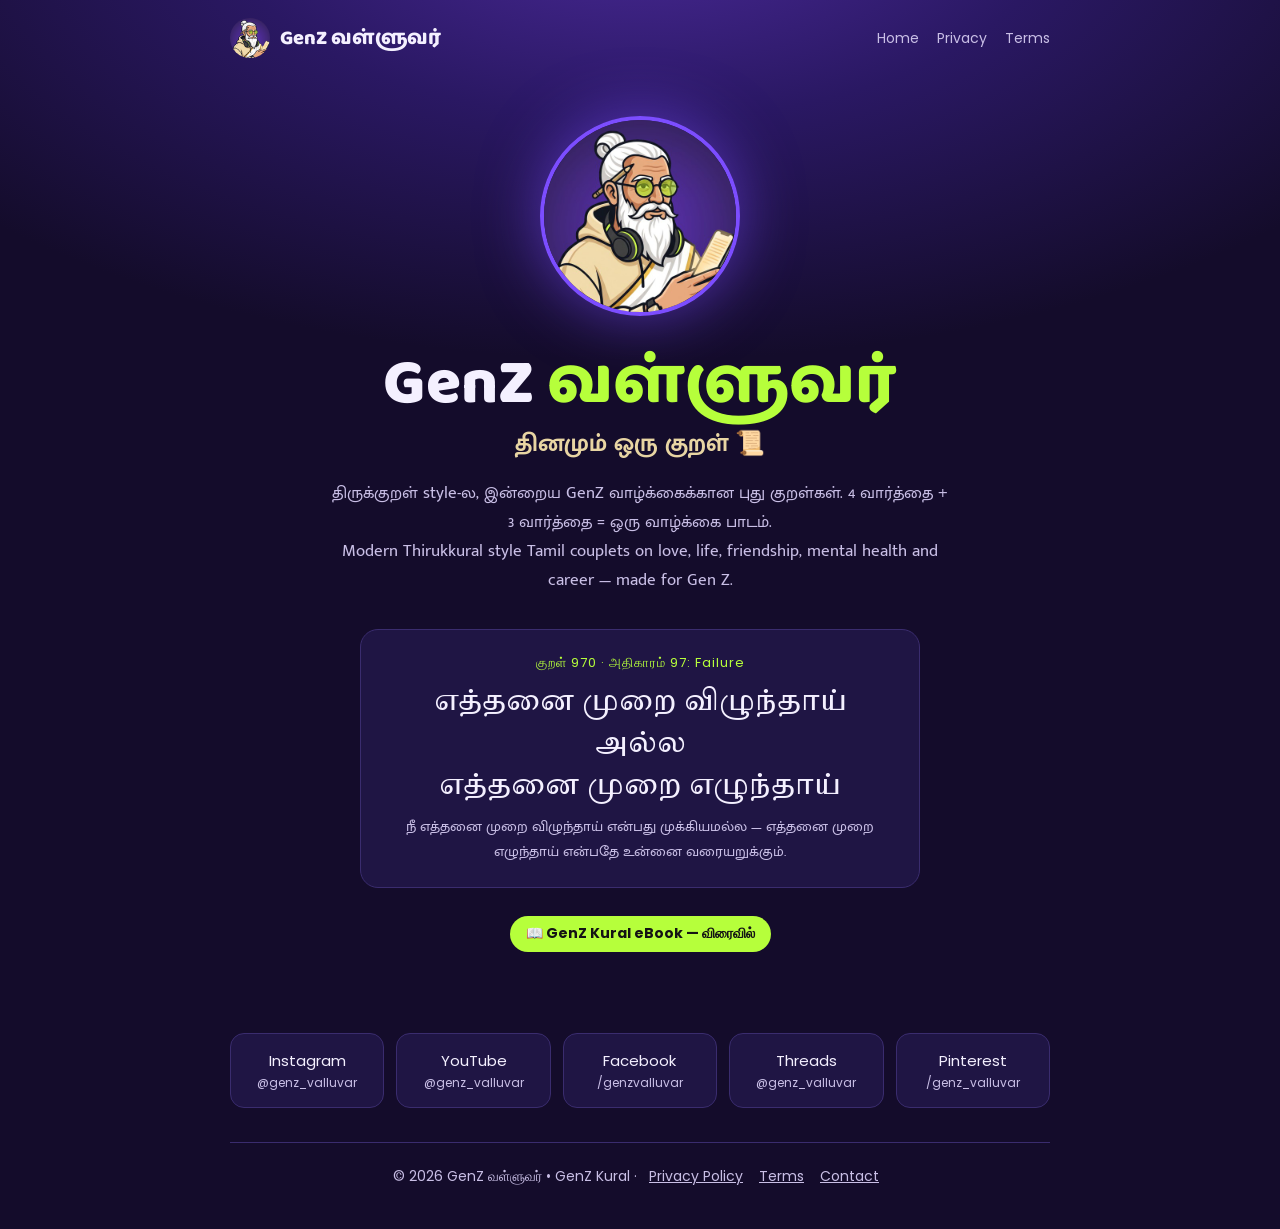
<file: index.html>
<!doctype html>
<html lang="ta">
<head>
<meta charset="utf-8">
<meta name="viewport" content="width=device-width, initial-scale=1">
<meta name="p:domain_verify" content="aaa9b97c89fc3f33207f08ff68d22618"/>
<title>GenZ வள்ளுவர் • GenZ Kural</title>
<meta name="description" content="GenZ Kural — modern Thirukkural style Tamil couplets on love, life, friendship, mental health and career, written for Gen Z by GenZ வள்ளுவர்.">
<meta property="og:title" content="GenZ வள்ளுவர் • GenZ Kural">
<meta property="og:description" content="தினமும் ஒரு குறள் • 100 அதிகாரங்கள் • 1000 குறள்கள்">
<meta property="og:image" content="genz-valluvar.jpg">
<link rel="icon" href="favicon.png">
<link rel="apple-touch-icon" href="apple-touch-icon.png">
<link rel="preconnect" href="https://fonts.googleapis.com">
<link rel="preconnect" href="https://fonts.gstatic.com" crossorigin>
<link href="https://fonts.googleapis.com/css2?family=Baloo+Thambi+2:wght@800&family=Mukta+Malar:wght@400;700&family=Poppins:wght@400;700&family=Tiro+Tamil&display=swap" rel="stylesheet">
<link rel="stylesheet" href="style.css">
</head>
<body>
<div class="wrap">
  <header class="top">
    <a class="brand" href="./"><img src="favicon.png" alt=""><span>GenZ வள்ளுவர்</span></a>
    <nav><a href="./">Home</a><a href="privacy.html">Privacy</a><a href="terms.html">Terms</a></nav>
  </header>

  <main>
    <div class="hero">
      <img src="genz-valluvar.jpg" alt="GenZ வள்ளுவர் mascot">
      <h1>GenZ <span>வள்ளுவர்</span></h1>
      <p class="tag">தினமும் ஒரு குறள் 📜</p>
      <p class="sub">திருக்குறள் style-ல, இன்றைய GenZ வாழ்க்கைக்கான புது குறள்கள். 4 வார்த்தை + 3 வார்த்தை = ஒரு வாழ்க்கை பாடம்.<br>
      Modern Thirukkural style Tamil couplets on love, life, friendship, mental health and career — made for Gen Z.</p>

      <div class="kural">
        <div class="no">குறள் 970 · அதிகாரம் 97: Failure</div>
        <div class="l">எத்தனை முறை விழுந்தாய் அல்ல<br>எத்தனை முறை எழுந்தாய்</div>
        <div class="m">நீ எத்தனை முறை விழுந்தாய் என்பது முக்கியமல்ல — எத்தனை முறை எழுந்தாய் என்பதே உன்னை வரையறுக்கும்.</div>
      </div>

      <p style="margin-top:28px"><span class="pill">📖 GenZ Kural eBook — விரைவில்</span></p>
    </div>

    <div class="grid">
      <a href="https://instagram.com/genz_valluvar" target="_blank" rel="noopener">Instagram<small>@genz_valluvar</small></a>
      <a href="https://www.youtube.com/@genz_valluvar" target="_blank" rel="noopener">YouTube<small>@genz_valluvar</small></a>
      <a href="https://facebook.com/genzvalluvar" target="_blank" rel="noopener">Facebook<small>/genzvalluvar</small></a>
      <a href="https://www.threads.com/@genz_valluvar" target="_blank" rel="noopener">Threads<small>@genz_valluvar</small></a>
      <a href="https://pinterest.com/genz_valluvar" target="_blank" rel="noopener">Pinterest<small>/genz_valluvar</small></a>
    </div>
  </main>

  <footer>
    © 2026 GenZ வள்ளுவர் • GenZ Kural · <a href="privacy.html">Privacy Policy</a><a href="terms.html">Terms</a><a href="mailto:genzvalluvar.official@gmail.com">Contact</a>
  </footer>
</div>
</body>
</html>
</file>
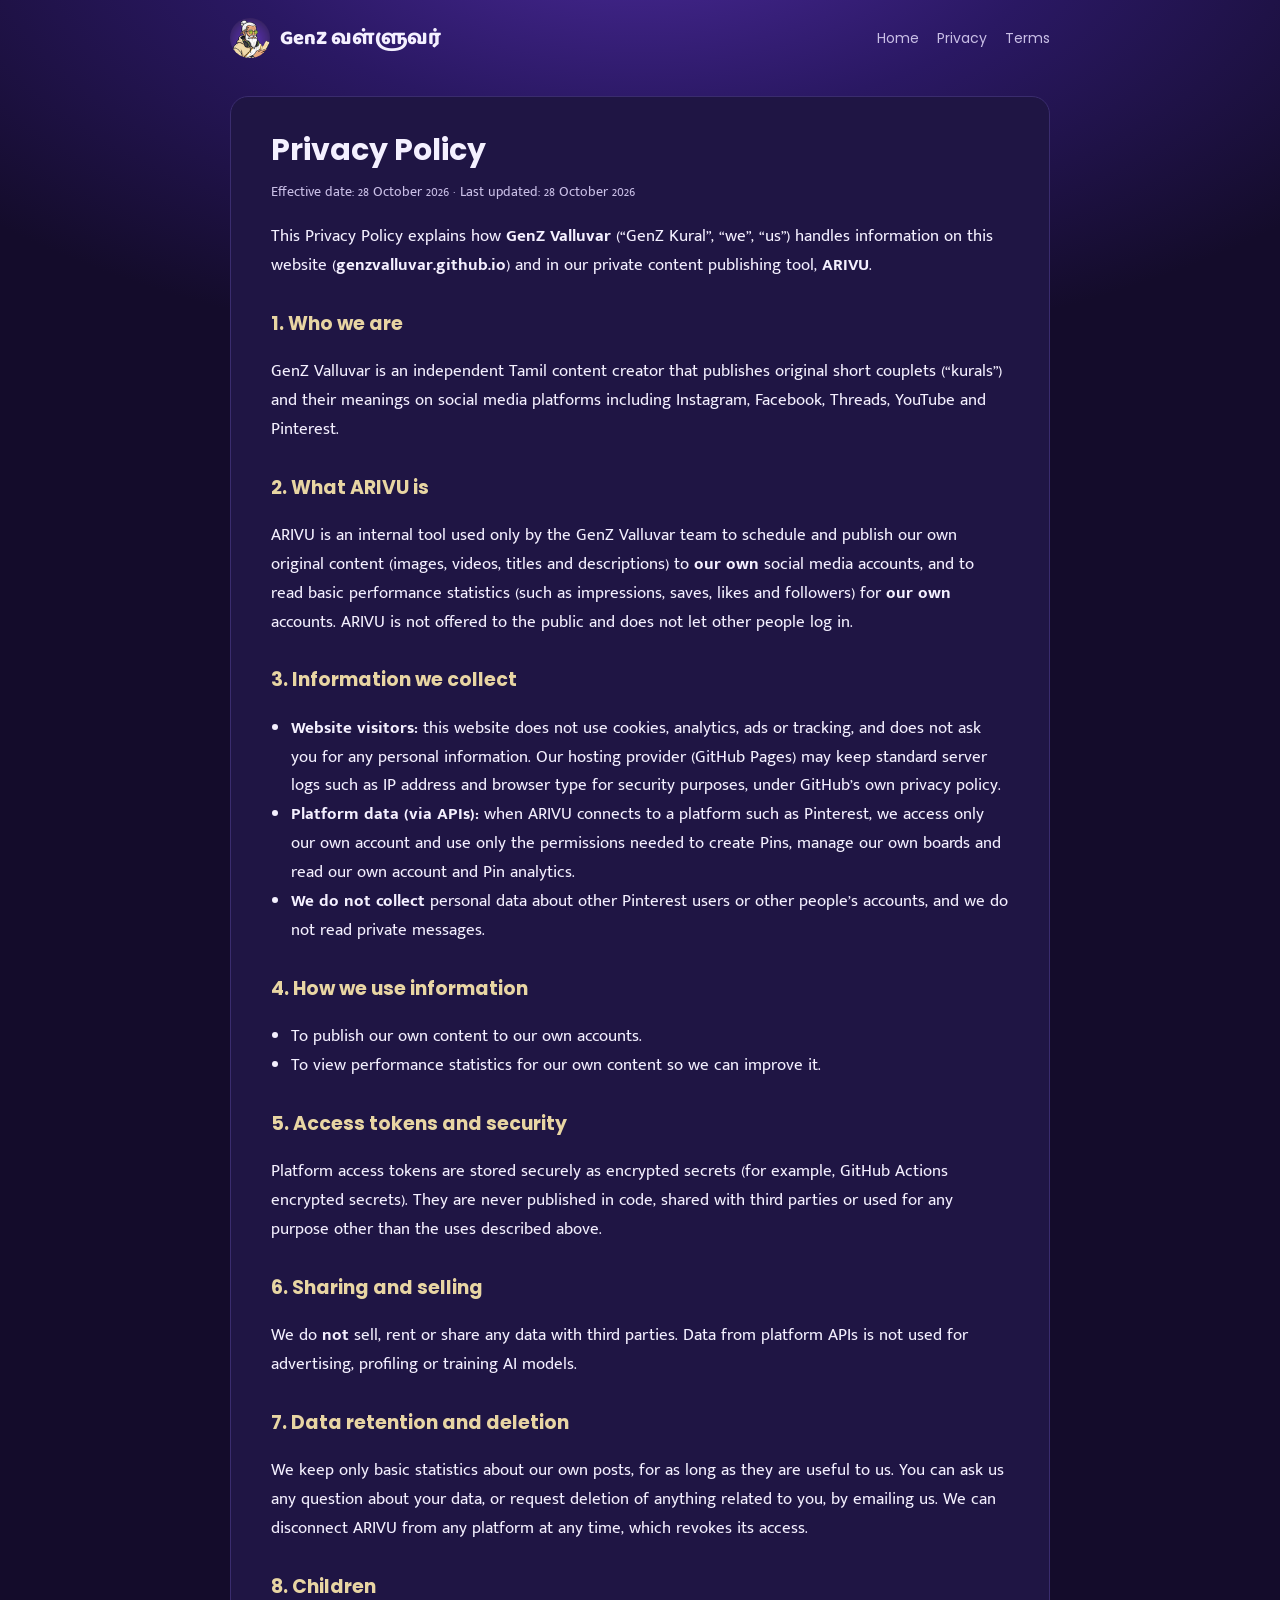
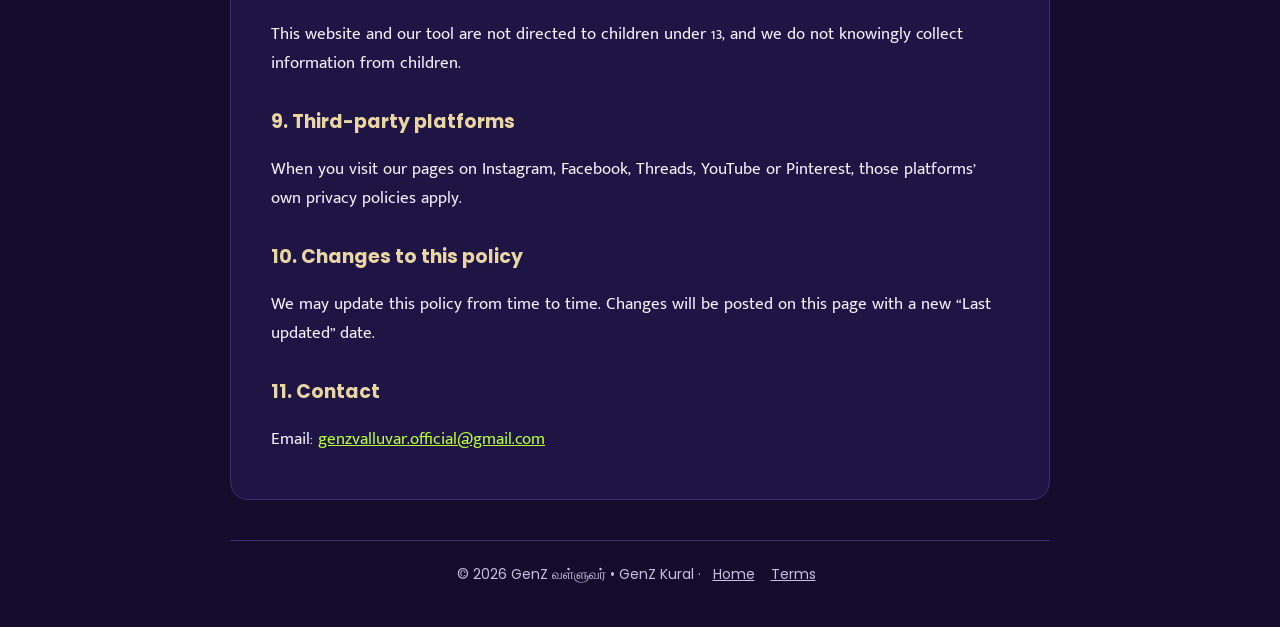
<file: privacy.html>
<!doctype html>
<html lang="en">
<head>
<meta charset="utf-8">
<meta name="viewport" content="width=device-width, initial-scale=1">
<title>Privacy Policy — GenZ Valluvar</title>
<meta name="description" content="Privacy Policy for GenZ Valluvar (GenZ Kural) and its content publishing tool.">
<link rel="icon" href="favicon.png">
<link rel="preconnect" href="https://fonts.googleapis.com">
<link rel="preconnect" href="https://fonts.gstatic.com" crossorigin>
<link href="https://fonts.googleapis.com/css2?family=Baloo+Thambi+2:wght@800&family=Mukta+Malar:wght@400;700&family=Poppins:wght@400;700&display=swap" rel="stylesheet">
<link rel="stylesheet" href="style.css">
</head>
<body>
<div class="wrap">
  <header class="top">
    <a class="brand" href="./"><img src="favicon.png" alt=""><span>GenZ வள்ளுவர்</span></a>
    <nav><a href="./">Home</a><a href="privacy.html">Privacy</a><a href="terms.html">Terms</a></nav>
  </header>

  <section class="doc">
    <h1>Privacy Policy</h1>
    <p class="eff">Effective date: 28 October 2026 · Last updated: 28 October 2026</p>

    <p>This Privacy Policy explains how <strong>GenZ Valluvar</strong> (“GenZ Kural”, “we”, “us”) handles information on this website (<strong>genzvalluvar.github.io</strong>) and in our private content publishing tool, <strong>ARIVU</strong>.</p>

    <h2>1. Who we are</h2>
    <p>GenZ Valluvar is an independent Tamil content creator that publishes original short couplets (“kurals”) and their meanings on social media platforms including Instagram, Facebook, Threads, YouTube and Pinterest.</p>

    <h2>2. What ARIVU is</h2>
    <p>ARIVU is an internal tool used only by the GenZ Valluvar team to schedule and publish our own original content (images, videos, titles and descriptions) to <strong>our own</strong> social media accounts, and to read basic performance statistics (such as impressions, saves, likes and followers) for <strong>our own</strong> accounts. ARIVU is not offered to the public and does not let other people log in.</p>

    <h2>3. Information we collect</h2>
    <ul>
      <li><strong>Website visitors:</strong> this website does not use cookies, analytics, ads or tracking, and does not ask you for any personal information. Our hosting provider (GitHub Pages) may keep standard server logs such as IP address and browser type for security purposes, under GitHub’s own privacy policy.</li>
      <li><strong>Platform data (via APIs):</strong> when ARIVU connects to a platform such as Pinterest, we access only our own account and use only the permissions needed to create Pins, manage our own boards and read our own account and Pin analytics.</li>
      <li><strong>We do not collect</strong> personal data about other Pinterest users or other people’s accounts, and we do not read private messages.</li>
    </ul>

    <h2>4. How we use information</h2>
    <ul>
      <li>To publish our own content to our own accounts.</li>
      <li>To view performance statistics for our own content so we can improve it.</li>
    </ul>

    <h2>5. Access tokens and security</h2>
    <p>Platform access tokens are stored securely as encrypted secrets (for example, GitHub Actions encrypted secrets). They are never published in code, shared with third parties or used for any purpose other than the uses described above.</p>

    <h2>6. Sharing and selling</h2>
    <p>We do <strong>not</strong> sell, rent or share any data with third parties. Data from platform APIs is not used for advertising, profiling or training AI models.</p>

    <h2>7. Data retention and deletion</h2>
    <p>We keep only basic statistics about our own posts, for as long as they are useful to us. You can ask us any question about your data, or request deletion of anything related to you, by emailing us. We can disconnect ARIVU from any platform at any time, which revokes its access.</p>

    <h2>8. Children</h2>
    <p>This website and our tool are not directed to children under 13, and we do not knowingly collect information from children.</p>

    <h2>9. Third-party platforms</h2>
    <p>When you visit our pages on Instagram, Facebook, Threads, YouTube or Pinterest, those platforms’ own privacy policies apply.</p>

    <h2>10. Changes to this policy</h2>
    <p>We may update this policy from time to time. Changes will be posted on this page with a new “Last updated” date.</p>

    <h2>11. Contact</h2>
    <p>Email: <a href="mailto:genzvalluvar.official@gmail.com">genzvalluvar.official@gmail.com</a></p>
  </section>

  <footer>
    © 2026 GenZ வள்ளுவர் • GenZ Kural · <a href="./">Home</a><a href="terms.html">Terms</a>
  </footer>
</div>
</body>
</html>
</file>
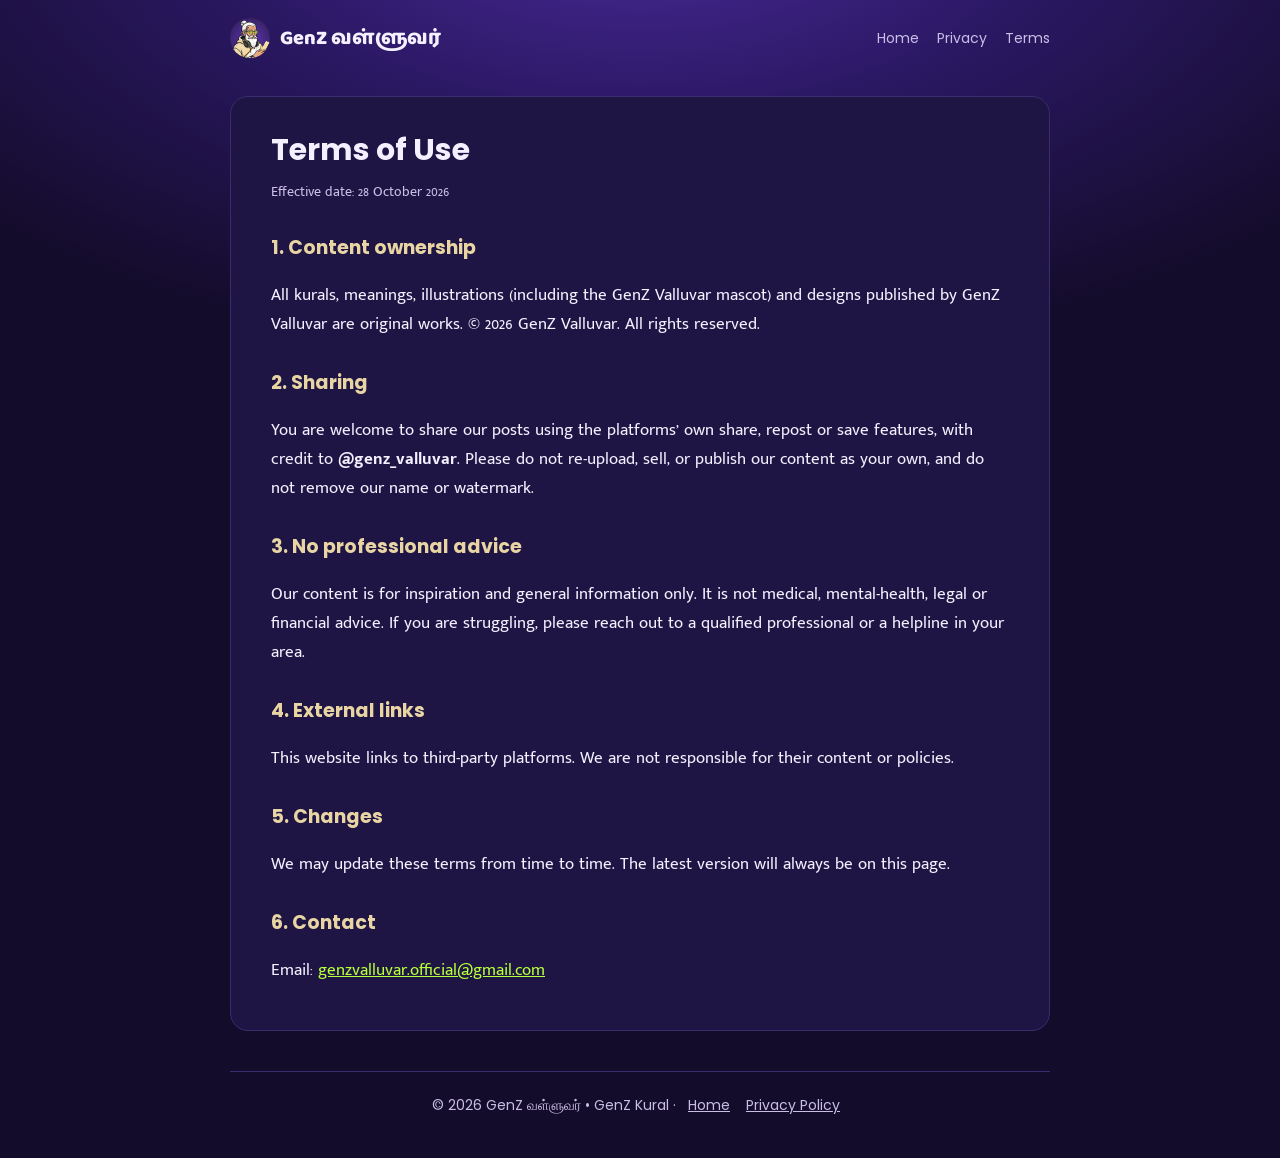
<file: terms.html>
<!doctype html>
<html lang="en">
<head>
<meta charset="utf-8">
<meta name="viewport" content="width=device-width, initial-scale=1">
<title>Terms of Use — GenZ Valluvar</title>
<meta name="description" content="Terms of Use for the GenZ Valluvar (GenZ Kural) website and content.">
<link rel="icon" href="favicon.png">
<link rel="preconnect" href="https://fonts.googleapis.com">
<link rel="preconnect" href="https://fonts.gstatic.com" crossorigin>
<link href="https://fonts.googleapis.com/css2?family=Baloo+Thambi+2:wght@800&family=Mukta+Malar:wght@400;700&family=Poppins:wght@400;700&display=swap" rel="stylesheet">
<link rel="stylesheet" href="style.css">
</head>
<body>
<div class="wrap">
  <header class="top">
    <a class="brand" href="./"><img src="favicon.png" alt=""><span>GenZ வள்ளுவர்</span></a>
    <nav><a href="./">Home</a><a href="privacy.html">Privacy</a><a href="terms.html">Terms</a></nav>
  </header>

  <section class="doc">
    <h1>Terms of Use</h1>
    <p class="eff">Effective date: 28 October 2026</p>

    <h2>1. Content ownership</h2>
    <p>All kurals, meanings, illustrations (including the GenZ Valluvar mascot) and designs published by GenZ Valluvar are original works. © 2026 GenZ Valluvar. All rights reserved.</p>

    <h2>2. Sharing</h2>
    <p>You are welcome to share our posts using the platforms’ own share, repost or save features, with credit to <strong>@genz_valluvar</strong>. Please do not re-upload, sell, or publish our content as your own, and do not remove our name or watermark.</p>

    <h2>3. No professional advice</h2>
    <p>Our content is for inspiration and general information only. It is not medical, mental-health, legal or financial advice. If you are struggling, please reach out to a qualified professional or a helpline in your area.</p>

    <h2>4. External links</h2>
    <p>This website links to third-party platforms. We are not responsible for their content or policies.</p>

    <h2>5. Changes</h2>
    <p>We may update these terms from time to time. The latest version will always be on this page.</p>

    <h2>6. Contact</h2>
    <p>Email: <a href="mailto:genzvalluvar.official@gmail.com">genzvalluvar.official@gmail.com</a></p>
  </section>

  <footer>
    © 2026 GenZ வள்ளுவர் • GenZ Kural · <a href="./">Home</a><a href="privacy.html">Privacy Policy</a>
  </footer>
</div>
</body>
</html>
</file>
<file: style.css>
:root{
  --bg:#140c2b; --bg2:#2a1863; --card:#1f1544; --ink:#f4f0ff; --muted:#c9bfe6;
  --cream:#E8D5A3; --lime:#B6FF3B; --purple:#7C4DFF; --line:#3a2c6e;
}
*{box-sizing:border-box}
html,body{margin:0}
body{
  background:radial-gradient(1200px 600px at 50% -10%, #4b2a9a 0%, var(--bg2) 35%, var(--bg) 75%) fixed;
  background-color:var(--bg);
  color:var(--ink);
  font-family:'Mukta Malar','Poppins',system-ui,sans-serif;
  line-height:1.7; font-size:17px;
}
a{color:var(--lime)}
.wrap{max-width:860px;margin:0 auto;padding:0 20px}
header.top{display:flex;align-items:center;justify-content:space-between;padding:18px 0}
.brand{display:flex;align-items:center;gap:10px;text-decoration:none;color:var(--ink);font-family:'Baloo Thambi 2',sans-serif;font-weight:800;font-size:20px}
.brand img{width:40px;height:40px;border-radius:50%}
nav a{color:var(--muted);text-decoration:none;margin-left:18px;font-family:'Poppins',sans-serif;font-size:14px}
nav a:hover{color:var(--lime)}
.hero{text-align:center;padding:40px 0 30px}
.hero img{width:200px;height:200px;border-radius:50%;border:4px solid var(--purple);box-shadow:0 0 60px rgba(124,77,255,.55)}
.hero h1{font-family:'Baloo Thambi 2',sans-serif;font-weight:800;font-size:clamp(40px,8vw,64px);line-height:1.1;margin:22px 0 6px}
.hero h1 span{color:var(--lime)}
.tag{color:var(--cream);font-size:clamp(18px,3.5vw,24px);font-weight:700;margin:0}
.sub{color:var(--muted);max-width:620px;margin:14px auto 0}
.kural{margin:34px auto 0;max-width:560px;background:var(--card);border:1px solid var(--line);border-radius:18px;padding:22px 24px;text-align:center}
.kural .no{font-family:'Poppins',sans-serif;font-size:13px;color:var(--lime);letter-spacing:1px}
.kural .l{font-family:'Tiro Tamil',serif;font-size:clamp(22px,4.5vw,28px);line-height:1.5;margin:8px 0 6px}
.kural .m{color:var(--muted);font-size:15px}
.grid{display:grid;grid-template-columns:repeat(auto-fit,minmax(150px,1fr));gap:12px;margin:34px 0}
.grid a{display:block;text-align:center;background:var(--card);border:1px solid var(--line);border-radius:14px;padding:14px;text-decoration:none;color:var(--ink);font-family:'Poppins',sans-serif;font-size:15px}
.grid a small{display:block;color:var(--muted);font-size:12px}
.grid a:hover{border-color:var(--lime)}
.pill{display:inline-block;background:var(--lime);color:#141414;border-radius:999px;padding:6px 16px;font-family:'Poppins',sans-serif;font-weight:700;font-size:14px}
section.doc{background:var(--card);border:1px solid var(--line);border-radius:18px;padding:28px clamp(18px,4vw,40px);margin:20px 0 40px}
section.doc h1{font-family:'Poppins',sans-serif;font-size:30px;margin:0 0 4px}
section.doc h2{font-family:'Poppins',sans-serif;font-size:19px;margin:28px 0 6px;color:var(--cream)}
section.doc .eff{color:var(--muted);font-size:14px;margin:0 0 18px}
section.doc ul{padding-left:20px}
footer{border-top:1px solid var(--line);padding:22px 0 40px;color:var(--muted);font-size:14px;text-align:center;font-family:'Poppins',sans-serif}
footer a{color:var(--muted);margin:0 8px}
@media (max-width:560px){nav a{margin-left:12px}.brand span{display:none}}
</file>
